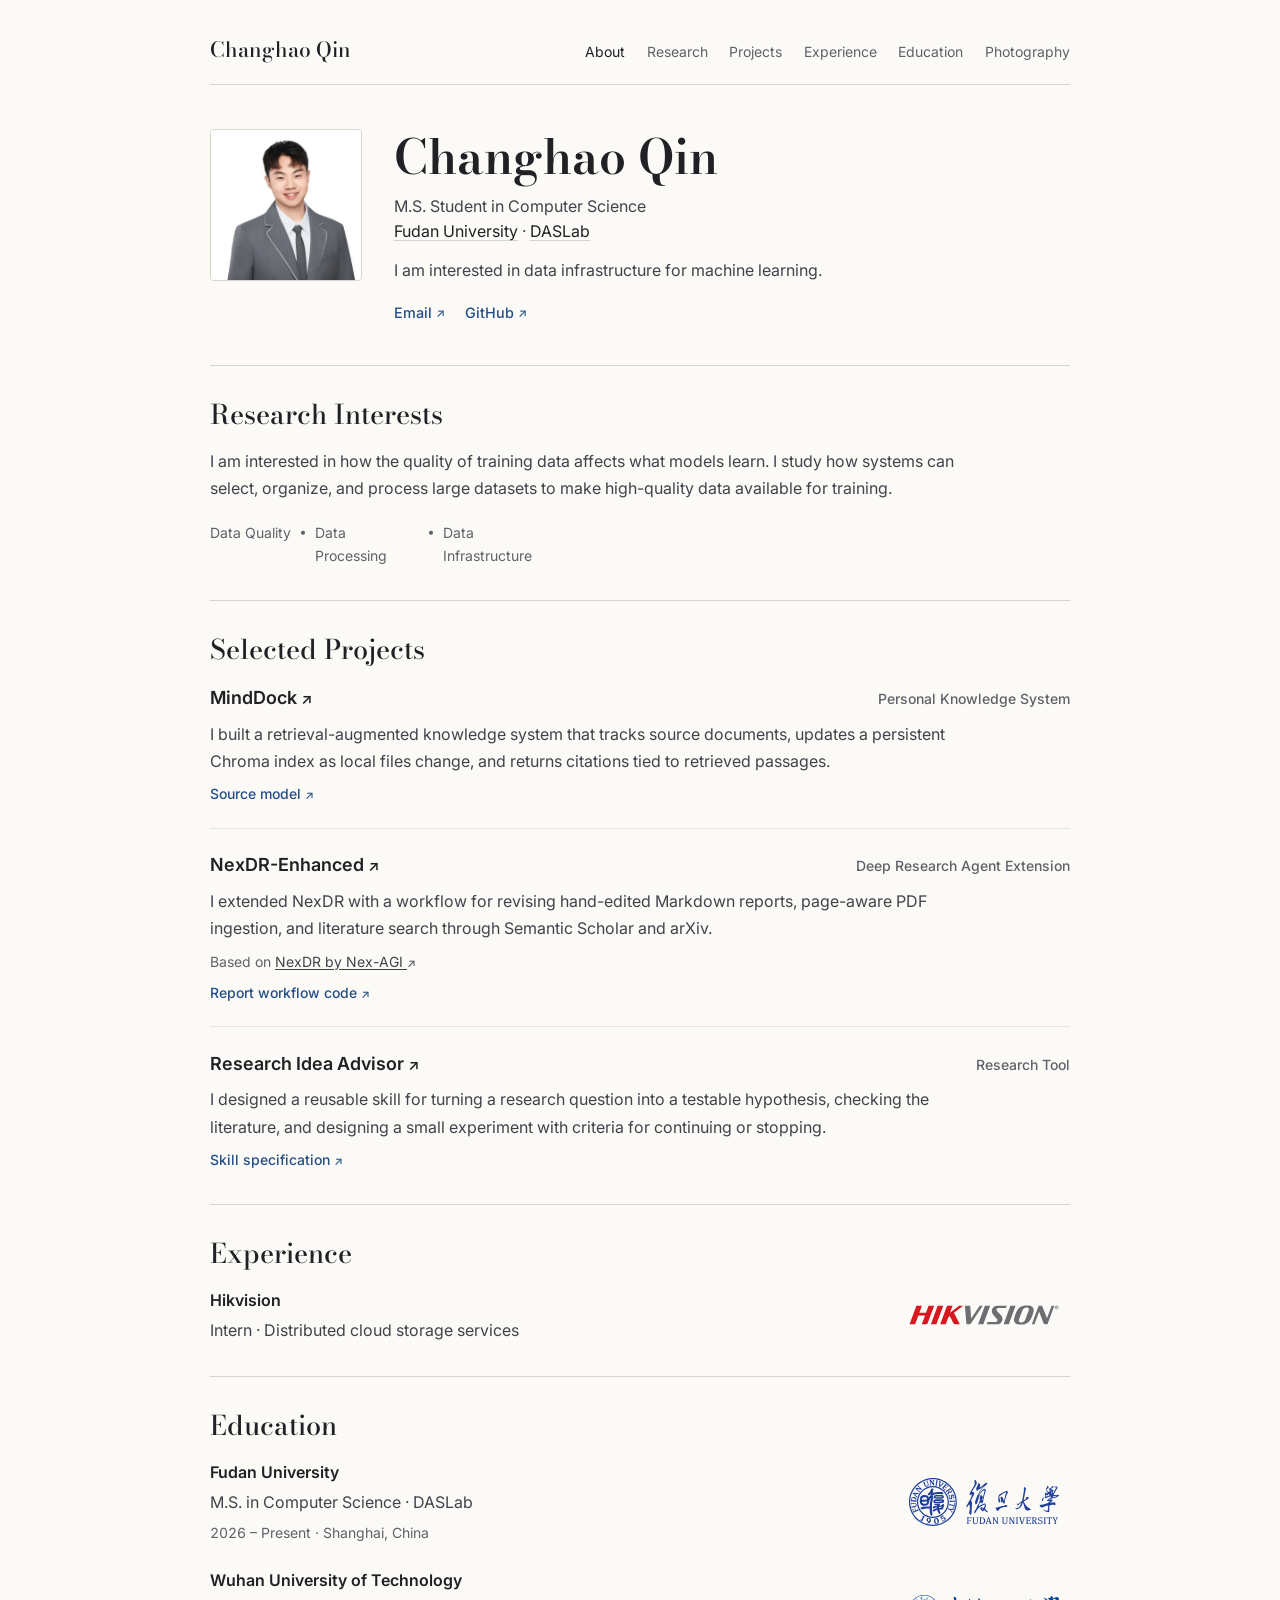
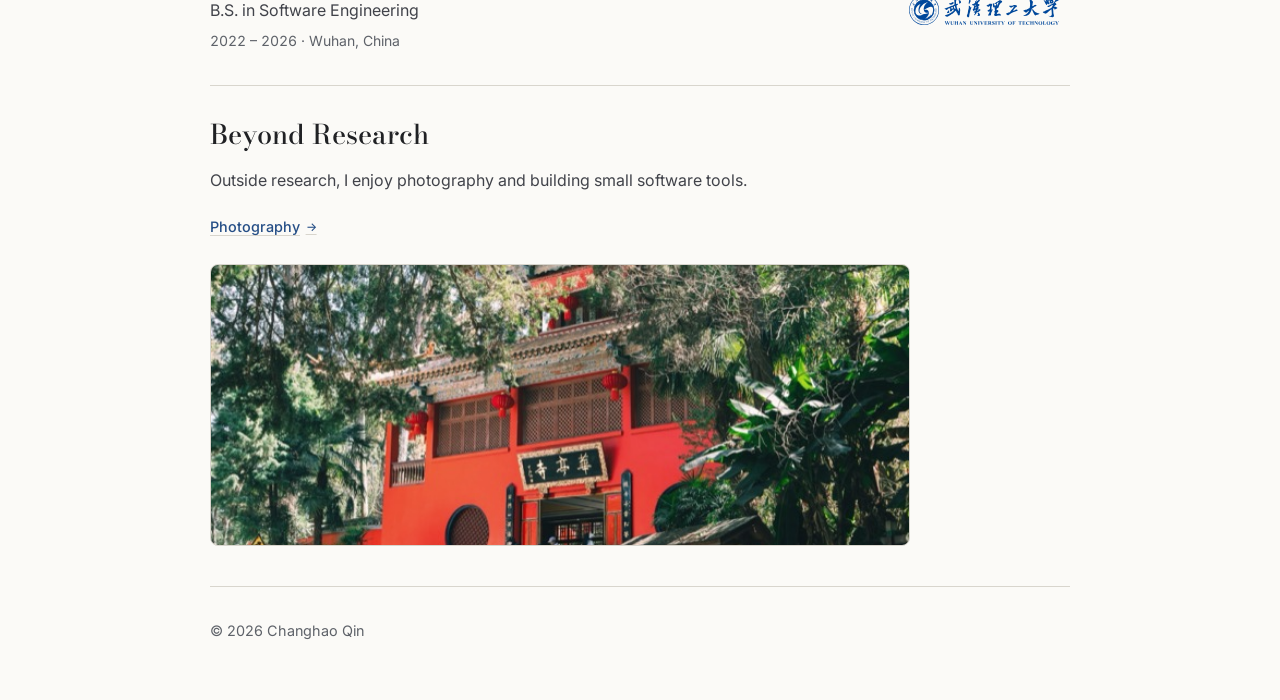
<file: index.html>
<!DOCTYPE html>
<html lang="en">
<head>
    <meta charset="UTF-8">
    <meta name="viewport" content="width=device-width, initial-scale=1.0">
    <title>Changhao Qin | Fudan University</title>
    <meta name="description" content="Changhao Qin is an M.S. student at Fudan University and DASLab interested in database systems and data infrastructure for AI workloads.">
    <meta name="color-scheme" content="light dark">
    <meta name="theme-color" content="#fbfaf7" media="(prefers-color-scheme: light)">
    <meta name="theme-color" content="#17191e" media="(prefers-color-scheme: dark)">
    <meta property="og:title" content="Changhao Qin | Fudan University">
    <meta property="og:description" content="Changhao Qin is an M.S. student at Fudan University and DASLab interested in database systems and data infrastructure for AI workloads.">
    <meta property="og:type" content="website">
    <meta property="og:url" content="https://charmcheen.github.io/">
    <meta property="og:image" content="https://charmcheen.github.io/picture/og-image.jpg">
    <meta name="twitter:card" content="summary_large_image">
    <meta name="twitter:title" content="Changhao Qin | Fudan University">
    <meta name="twitter:description" content="Changhao Qin is an M.S. student at Fudan University and DASLab interested in database systems and data infrastructure for AI workloads.">
    <meta name="twitter:image" content="https://charmcheen.github.io/picture/og-image.jpg">
    <link rel="canonical" href="https://charmcheen.github.io/">
    <link rel="icon" href="favicon.svg" type="image/svg+xml">
    <link rel="preload" as="image" href="picture/mainphoto-336.webp" type="image/webp">
    <link rel="preconnect" href="https://fonts.googleapis.com">
    <link rel="preconnect" href="https://fonts.gstatic.com" crossorigin>
    <link rel="stylesheet" href="https://fonts.googleapis.com/css2?family=Bodoni+Moda:opsz,wght@6..96,400..600&amp;family=Inter:wght@400..600&amp;display=swap">
    <link rel="stylesheet" href="style.css?v=20261126-1">
</head>
<body class="home-page" id="top">
    <a class="skip-link" href="#main-content">Skip to main content</a>

    <header class="site-header" aria-label="Site header">
        <a class="site-mark" href="#top" aria-label="Changhao Qin, back to top">
            <span>Changhao Qin</span>
        </a>
        <nav class="site-nav" aria-label="Main navigation">
            <a href="#about">About</a>
            <a href="#research">Research</a>
            <a href="#projects">Projects</a>
            <a href="#experience">Experience</a>
            <a href="#education">Education</a>
            <a href="photography.html">Photography</a>
        </nav>
    </header>

    <main id="main-content">
        <section class="hero" id="about" aria-labelledby="hero-name">
            <div class="hero-content">
                <figure class="hero-portrait">
                    <img src="picture/mainphoto-336.webp" alt="Portrait of Changhao Qin" width="152" height="152">
                </figure>
                <div class="hero-text">
                    <h1 id="hero-name" class="hero-name">Changhao Qin</h1>
                    <p class="hero-affiliation">
                        M.S. Student in Computer Science<br>
                        <a href="https://www.fudan.edu.cn/en/" target="_blank" rel="noopener noreferrer">Fudan University</a> · <a href="https://daslab.fudan.edu.cn/" target="_blank" rel="noopener noreferrer">DASLab</a>
                    </p>
                    <p class="hero-statement">
                        I am interested in data infrastructure for machine learning.
                    </p>
                    <div class="hero-links" aria-label="Profile and contact links">
                        <a href="mailto:chqin26@m.fudan.edu.cn">Email <span class="link-arrow" aria-hidden="true">↗</span></a>
                        <a href="https://github.com/CharmCheen" target="_blank" rel="noopener noreferrer">GitHub <span class="link-arrow" aria-hidden="true">↗</span></a>
                    </div>
                </div>
            </div>
        </section>

        <section class="page-section" id="research" aria-labelledby="research-title">
            <h2 id="research-title" class="section-title">Research Interests</h2>
            <div class="section-body">
                <p>
                    I am interested in how the quality of training data affects what models learn. I study how systems can select, organize, and process large datasets to make high-quality data available for training.
                </p>
                <ul class="research-interests" role="list">
                    <li>Data Quality</li>
                    <li>Data Processing</li>
                    <li>Data Infrastructure</li>
                </ul>
            </div>
        </section>

        <section class="page-section" id="projects" aria-labelledby="projects-title">
            <h2 id="projects-title" class="section-title">Selected Projects</h2>
            <div class="projects-list">
                <!-- Project 1: MindDock -->
                <article class="project-item">
                    <div class="project-header">
                        <h3 class="project-title">
                            <a href="https://github.com/CharmCheen/minddock" target="_blank" rel="noopener noreferrer">MindDock <span class="link-arrow" aria-hidden="true">↗</span></a>
                        </h3>
                        <span class="project-category">Personal Knowledge System</span>
                    </div>
                    <p class="project-desc">
                        I built a retrieval-augmented knowledge system that tracks source documents, updates a persistent Chroma index as local files change, and returns citations tied to retrieved passages.
                    </p>
                    <p class="project-evidence"><a href="https://github.com/CharmCheen/minddock/blob/master/docs/SOURCE_MODEL.md" target="_blank" rel="noopener noreferrer">Source model <span class="link-arrow" aria-hidden="true">↗</span></a></p>
                </article>

                <!-- Project 2: NexDR-Enhanced -->
                <article class="project-item">
                    <div class="project-header">
                        <h3 class="project-title">
                            <a href="https://github.com/CharmCheen/NexDR-Enhanced" target="_blank" rel="noopener noreferrer">NexDR-Enhanced <span class="link-arrow" aria-hidden="true">↗</span></a>
                        </h3>
                        <span class="project-category">Deep Research Agent Extension</span>
                    </div>
                    <p class="project-desc">
                        I extended NexDR with a workflow for revising hand-edited Markdown reports, page-aware PDF ingestion, and literature search through Semantic Scholar and arXiv.
                    </p>
                    <p class="project-attribution">
                        Based on <a href="https://www.sii.edu.cn/2025/1120/c27a605/page.htm" target="_blank" rel="noopener noreferrer">NexDR by Nex-AGI <span class="link-arrow" aria-hidden="true">↗</span></a>
                    </p>
                    <p class="project-evidence"><a href="https://github.com/CharmCheen/NexDR-Enhanced/blob/main/quick_start.py" target="_blank" rel="noopener noreferrer">Report workflow code <span class="link-arrow" aria-hidden="true">↗</span></a></p>
                </article>

                <!-- Project 3: Research Idea Advisor -->
                <article class="project-item">
                    <div class="project-header">
                        <h3 class="project-title">
                            <a href="https://github.com/CharmCheen/research-idea-advisor" target="_blank" rel="noopener noreferrer">Research Idea Advisor <span class="link-arrow" aria-hidden="true">↗</span></a>
                        </h3>
                        <span class="project-category">Research Tool</span>
                    </div>
                    <p class="project-desc">
                        I designed a reusable skill for turning a research question into a testable hypothesis, checking the literature, and designing a small experiment with criteria for continuing or stopping.
                    </p>
                    <p class="project-evidence"><a href="https://github.com/CharmCheen/research-idea-advisor/blob/main/SKILL.md" target="_blank" rel="noopener noreferrer">Skill specification <span class="link-arrow" aria-hidden="true">↗</span></a></p>
                </article>
            </div>
        </section>

        <section class="page-section" id="experience" aria-labelledby="experience-title">
            <h2 id="experience-title" class="section-title">Experience</h2>
            <div class="experience-item">
                <div class="edu-main">
                    <h3 class="edu-institution">Hikvision</h3>
                    <p class="edu-degree">Intern · Distributed cloud storage services</p>
                </div>
                <div class="edu-logo experience-logo">
                    <img src="picture/logos/hikvision.svg" alt="Hikvision logo" width="150" height="32" loading="lazy" decoding="async">
                </div>
            </div>
        </section>

        <section class="page-section" id="education" aria-labelledby="education-title">
            <h2 id="education-title" class="section-title">Education</h2>
            <div class="education-list">
                <div class="education-item">
                    <div class="edu-main">
                        <h3 class="edu-institution">Fudan University</h3>
                        <p class="edu-degree">M.S. in Computer Science · DASLab</p>
                        <p class="edu-meta">
                            <span class="edu-date">2026 – Present</span> <span aria-hidden="true">·</span> Shanghai, China
                        </p>
                    </div>
                    <div class="edu-logo">
                        <img class="fudan-logo" src="picture/logos/fudan-lockup.svg" alt="Fudan University logo with Chinese and English wordmarks" width="150" height="48" decoding="async">
                    </div>
                </div>
                <div class="education-item">
                    <div class="edu-main">
                        <h3 class="edu-institution"><a href="https://www.whut.edu.cn/" target="_blank" rel="noopener noreferrer">Wuhan University of Technology</a></h3>
                        <p class="edu-degree">B.S. in Software Engineering</p>
                        <p class="edu-meta">
                            <span class="edu-date">2022 – 2026</span> <span aria-hidden="true">·</span> Wuhan, China
                        </p>
                    </div>
                    <div class="edu-logo">
                        <img class="whut-logo" src="picture/logos/whut-lockup.svg" alt="Wuhan University of Technology logo" width="164" height="33" loading="lazy" decoding="async">
                    </div>
                </div>
            </div>
        </section>

        <section class="page-section" id="beyond" aria-labelledby="beyond-title">
            <h2 id="beyond-title" class="section-title">Beyond Research</h2>
            <div class="section-body">
                <p>
                    Outside research, I enjoy photography and building small software tools.
                </p>
                <p class="beyond-link-wrap">
                    <a class="text-link" href="photography.html">Photography <span class="link-arrow" aria-hidden="true">→</span></a>
                </p>
                <figure class="beyond-photo">
                    <a href="photography.html" aria-label="Open photography journal">
                        <img src="picture/home-preview-1.jpg" alt="Photograph by Changhao Qin" width="640" height="426" loading="lazy" decoding="async">
                    </a>
                </figure>
            </div>
        </section>
    </main>

    <footer class="site-footer">
        <p>© <span id="year">2026</span> Changhao Qin</p>
    </footer>

    <script src="script.js"></script>
</body>
</html>
</file>
<file: style.css>
:root {
    /* Shared by existing photography page */
    --color-accent: #5b8def;
    --color-accent-light: #9fc2ff;
    --color-accent-dark: #3a6fd6;
    --shadow-md: 0 4px 16px rgba(0, 0, 0, 0.2);
    --shadow-xl: 0 16px 48px rgba(0, 0, 0, 0.4);
    --shadow-glow: 0 0 24px rgba(91, 141, 239, 0.14);
}

.home-page {
    --bg: #fbfaf7;
    --surface-muted: #f1efe9;
    --text: #202124;
    --text-soft: #41434a;
    --muted: #5e6269;
    --border: #d8d5cd;
    --border-subtle: #e8e5dc;
    --accent: #254e86;
    --accent-hover: #163664;

    --font-display: "Bodoni Moda", Didot, Georgia, serif;
    --font-sans: "Inter", -apple-system, BlinkMacSystemFont, "Segoe UI", sans-serif;
    --logo-background: transparent;
    color-scheme: light;
}

@media (prefers-color-scheme: dark) {
    .home-page {
        --bg: #17191e;
        --surface-muted: #23262d;
        --text: #f1eee7;
        --text-soft: #d0d1d5;
        --muted: #a8adb7;
        --border: #454951;
        --border-subtle: #363a42;
        --accent: #a4c3f3;
        --accent-hover: #d1e2ff;
        --logo-background: #efede7;
        color-scheme: dark;
    }
}

.home-page,
.home-page *,
.home-page *::before,
.home-page *::after {
    box-sizing: border-box;
}

html {
    scroll-behavior: smooth;
}

body.home-page {
    margin: 0;
    min-height: 100vh;
    background-color: var(--bg);
    color: var(--text);
    font-family: var(--font-sans);
    font-size: 1rem;
    line-height: 1.7;
    -webkit-font-smoothing: antialiased;
    text-rendering: optimizeLegibility;
}

.home-page a {
    color: inherit;
    text-decoration: none;
    transition: color 150ms ease, text-decoration-color 150ms ease;
}

.home-page a:focus-visible,
.home-page button:focus-visible {
    outline: 2px solid var(--accent);
    outline-offset: 3px;
    border-radius: 3px;
}

.skip-link {
    position: fixed;
    top: 0.75rem;
    left: 0.75rem;
    z-index: 100;
    padding: 0.5rem 0.85rem;
    background: var(--text);
    color: var(--bg) !important;
    font-size: 0.9375rem;
    border-radius: 4px;
    transform: translateY(-150%);
    transition: transform 160ms ease;
}

.skip-link:focus {
    transform: translateY(0);
}

.site-header,
.home-page main,
.site-footer {
    width: min(100% - 3rem, 860px);
    margin-inline: auto;
}

.home-page .site-mark,
.home-page .hero-name,
.home-page .section-title {
    font-family: var(--font-display);
    letter-spacing: 0;
}

.research-interests {
    display: flex;
    flex-wrap: wrap;
    gap: 0.25rem 0.65rem;
    margin: 0;
    padding: 0;
    list-style: none;
    color: var(--muted);
    font-size: 0.875rem;
}

.research-interests li {
    display: flex;
    align-items: baseline;
    gap: 0.65rem;
}

.research-interests li + li::before {
    content: "";
    flex: 0 0 0.22rem;
    height: 0.22rem;
    border-radius: 50%;
    background: currentColor;
    transform: translateY(-0.24em);
}

/* Header & Navigation */
.site-header {
    padding-block: 2rem 1rem;
    border-bottom: 1px solid var(--border);
    display: flex;
    align-items: baseline;
    justify-content: space-between;
    gap: 1.5rem;
}

.site-mark {
    font-size: 1.3125rem;
    font-weight: 500;
    color: var(--text);
}

.site-nav {
    display: flex;
    align-items: center;
    flex-wrap: wrap;
    gap: 1.35rem;
    font-size: 0.875rem;
    color: var(--muted);
}

.site-nav a {
    color: var(--muted);
    padding-block: 0.2rem;
}

.site-nav a:hover,
.site-nav a[aria-current="true"] {
    color: var(--text);
}

/* Hero Section */
.hero {
    padding-block: 2.75rem 2.5rem;
}

.hero-content {
    display: flex;
    align-items: flex-start;
    gap: 2rem;
}

.hero-text {
    flex: 1 1 auto;
    max-width: 650px;
}

.hero-name {
    font-size: clamp(2.25rem, 5.5vw, 3rem);
    font-weight: 600;
    font-variation-settings: "opsz" 16;
    line-height: 1.15;
    margin: 0 0 0.65rem;
    color: var(--text);
}

.hero-affiliation {
    font-size: 1rem;
    color: var(--text-soft);
    line-height: 1.55;
    margin: 0 0 0.85rem;
}

.hero-affiliation a {
    color: var(--text);
    text-decoration: underline;
    text-underline-offset: 3px;
    text-decoration-color: var(--border);
}

.hero-affiliation a:hover {
    text-decoration-color: var(--accent);
    color: var(--accent);
}

.hero-statement {
    color: var(--text-soft);
    margin: 0 0 1rem;
}

.hero-links {
    display: flex;
    flex-wrap: wrap;
    align-items: center;
    gap: 1.25rem;
    font-size: 0.9rem;
    font-weight: 500;
}

.hero-links a {
    color: var(--accent);
    display: inline-flex;
    align-items: center;
    gap: 0.25rem;
}

.hero-links a:hover {
    color: var(--accent-hover);
}

.link-arrow {
    display: inline-block;
    font-size: 0.82em;
    transition: transform 150ms ease;
}

a:hover .link-arrow {
    transform: translate(1px, -1px);
}

.hero-portrait {
    margin: 0;
    flex: 0 0 auto;
}

.hero-portrait img {
    width: 152px;
    height: 152px;
    display: block;
    object-fit: cover;
    object-position: center top;
    border-radius: 4px;
    border: 1px solid var(--border);
}

/* Sections */
.page-section {
    padding-block: 2rem;
    border-top: 1px solid var(--border);
    scroll-margin-top: 2rem;
}

.home-page .section-title {
    font-size: 1.6875rem;
    font-weight: 500;
    font-variation-settings: "opsz" 14;
    line-height: 1.25;
    margin: 0 0 1rem;
    color: var(--text);
}

.section-body p {
    margin: 0 0 1.15rem;
    color: var(--text-soft);
    max-width: 76ch;
}

.section-body p:last-child {
    margin-bottom: 0;
}

.section-body a {
    color: var(--text);
    text-decoration: underline;
    text-underline-offset: 3px;
    text-decoration-color: var(--border);
}

.section-body a:hover {
    color: var(--accent);
    text-decoration-color: var(--accent);
}

/* Projects List */
.projects-list {
    display: flex;
    flex-direction: column;
    gap: 1.35rem;
}

.project-item {
    padding-bottom: 1.35rem;
    border-bottom: 1px solid var(--border-subtle);
}

.project-item:last-child {
    border-bottom: none;
    padding-bottom: 0;
}

.project-header {
    display: flex;
    justify-content: space-between;
    align-items: baseline;
    gap: 1rem;
    margin-bottom: 0.45rem;
}

.project-title {
    font-size: 1.125rem;
    font-weight: 600;
    margin: 0;
    color: var(--text);
}

.project-title a:hover {
    color: var(--accent);
}

.project-category {
    font-size: 0.875rem;
    color: var(--muted);
    font-weight: 500;
    white-space: nowrap;
}

.project-desc {
    color: var(--text-soft);
    margin: 0;
    max-width: 76ch;
}

.project-attribution {
    font-size: 0.875rem;
    color: var(--muted);
    margin: 0.45rem 0 0;
}

.project-attribution a {
    color: var(--text-soft);
    text-decoration: underline;
    text-underline-offset: 2px;
}

.project-attribution a:hover {
    color: var(--accent);
}

.project-evidence {
    margin: 0.45rem 0 0;
    font-size: 0.875rem;
}

.project-evidence a {
    color: var(--accent);
    font-weight: 500;
}

.project-evidence a:hover {
    color: var(--accent-hover);
}

/* Experience and education */
.education-list {
    display: flex;
    flex-direction: column;
    gap: 1.35rem;
}

.education-item,
.experience-item {
    display: flex;
    justify-content: space-between;
    align-items: center;
    gap: 1.5rem;
}

.edu-main {
    flex: 1 1 auto;
}

.edu-institution {
    font-size: 1rem;
    font-weight: 600;
    margin: 0;
    color: var(--text);
}

.edu-degree {
    font-size: 1rem;
    color: var(--text-soft);
    margin: 0.2rem 0 0;
}

.edu-meta {
    margin: 0.3rem 0 0;
    color: var(--muted);
    font-size: 0.875rem;
}

.edu-date {
    font-variant-numeric: tabular-nums;
}

.edu-logo {
    flex: 0 0 172px;
    display: flex;
    align-items: center;
    justify-content: center;
    min-height: 56px;
    padding: 0;
    border-radius: 4px;
    background: var(--logo-background);
}

.edu-logo img {
    display: block;
    max-width: 150px;
    max-height: 40px;
    width: auto;
    height: auto;
    object-fit: contain;
}

.edu-logo .fudan-logo {
    width: 150px;
    max-width: 150px;
    height: auto;
    max-height: 60px;
}

.edu-logo .whut-logo {
    max-width: 150px;
    max-height: 33px;
}

.experience-logo img {
    max-width: 150px;
    max-height: 32px;
}

/* Beyond Research */
.beyond-link-wrap {
    margin: 0.65rem 0 0 !important;
}

.text-link {
    display: inline-flex;
    align-items: center;
    gap: 0.35rem;
    color: var(--accent) !important;
    font-size: 0.9rem;
    font-weight: 500;
}

.text-link:hover {
    color: var(--accent-hover) !important;
}

.beyond-photo {
    margin: 1.5rem 0 0;
    max-width: 70ch;
    overflow: hidden;
    border-radius: 8px;
    border: 1px solid var(--border);
    background: var(--surface-muted);
}

.beyond-photo img {
    width: 100%;
    height: clamp(220px, 30vw, 280px);
    object-fit: cover;
    object-position: center 48%;
    display: block;
    filter: saturate(0.88);
    transition: filter 250ms ease;
}

.beyond-photo:hover img {
    filter: saturate(1);
}

/* Footer */
.site-footer {
    padding-block: 2rem 3.5rem;
    margin-top: 0.5rem;
    border-top: 1px solid var(--border);
    color: var(--muted);
    font-size: 0.9rem;
}

.site-footer p {
    margin: 0;
}

/* Responsive Media Queries */
@media (max-width: 720px) {
    .site-header,
    .home-page main,
    .site-footer {
        width: calc(100% - 2rem);
    }

    .site-header {
        flex-direction: column;
        align-items: flex-start;
        gap: 0.75rem;
        padding-block: 1.5rem 1rem;
    }

    .site-nav {
        gap: 0 1.1rem;
    }

    .site-nav a {
        padding-block: 0.55rem;
    }

    .hero {
        padding-block: 1.25rem 2.25rem;
    }

    .hero-content {
        gap: 1.25rem;
    }

    .hero-portrait img {
        width: 96px;
        height: 96px;
    }

    .project-header {
        flex-direction: column;
        gap: 0.15rem;
    }

    .education-item,
    .experience-item {
        align-items: flex-start;
        flex-direction: column;
        gap: 0.65rem;
    }

    .edu-logo {
        flex: 0 0 auto;
        width: 130px;
        max-width: 100%;
        min-height: 0;
        padding: 0.35rem 0.45rem;
    }

    .home-page .edu-logo img {
        width: 100%;
        max-height: 32px;
    }
}

@media (max-width: 480px) {
    .site-nav {
        display: grid;
        grid-template-columns: repeat(3, max-content);
    }
}

@media (max-width: 400px) {
    .hero-content {
        gap: 0.75rem;
    }

    .hero-name {
        font-size: 2rem;
    }

    .hero-portrait img {
        width: 72px;
        height: 72px;
    }
}

@media (max-width: 360px) {
    .hero-portrait img {
        width: 64px;
        height: 64px;
    }
}

@media print {
    .home-page {
        --bg: #ffffff;
        --text: #202124;
        --text-soft: #41434a;
        --muted: #5e6269;
        --border: #d8d5cd;
        --border-subtle: #e8e5dc;
        --surface-muted: #f1efe9;
        --accent: #254e86;
        --logo-background: transparent;
        color-scheme: light;
    }

    .site-header,
    .hero-links,
    .beyond-photo,
    .site-footer {
        display: none;
    }

    .hero,
    .page-section {
        padding-block: 1.5rem 0;
    }
}

@media (prefers-reduced-motion: reduce) {
    *,
    *::before,
    *::after {
        scroll-behavior: auto !important;
        animation-duration: 0.01ms !important;
        animation-iteration-count: 1 !important;
        transition-duration: 0.01ms !important;
    }
}

/* =========================================================
   Existing photography page compatibility styles
   ========================================================= */
.accent-dot { color: var(--color-accent); }
.accent-button {
    color: #dbe8ff;
    border: 1px solid rgba(91, 141, 239, 0.28);
    background: rgba(91, 141, 239, 0.1);
}

@keyframes page-fade-in {
    from { opacity: 1; }
    to { opacity: 0; }
}

.page-transition-overlay {
    position: fixed;
    inset: 0;
    z-index: 99999;
    pointer-events: none;
    background: #050505;
    opacity: 0;
    transition: opacity 0.4s ease;
}

.page-transition-overlay.is-leaving { opacity: 1; }
.page-transition-overlay.is-entering {
    opacity: 1;
    animation: page-fade-in 0.5s ease 0.1s forwards;
}

.photo-item {
    position: relative;
    overflow: hidden;
    background: rgba(255, 255, 255, 0.03);
    border: 1px solid rgba(255, 255, 255, 0.06);
    border-radius: 12px;
    box-shadow: var(--shadow-md);
    cursor: zoom-in;
    transition: transform 0.4s cubic-bezier(0.16, 1, 0.3, 1), box-shadow 0.4s ease, border-color 0.4s ease;
}

.photo-item::after {
    content: "";
    position: absolute;
    inset: 0;
    pointer-events: none;
    background: rgba(255, 255, 255, 0.04);
    opacity: 0;
    transition: opacity 0.3s ease;
}

.photo-item:hover {
    z-index: 10;
    border-color: rgba(91, 141, 239, 0.34);
    box-shadow: var(--shadow-xl), var(--shadow-glow);
    transform: translateY(-4px) scale(1.02);
}

.photo-item:hover::after { opacity: 1; }

.photo-item:focus-visible {
    outline: 2px solid var(--color-accent-light);
    outline-offset: 4px;
}

.photo-hero {
    min-height: clamp(390px, 62vh, 620px);
    position: relative;
    isolation: isolate;
    overflow: hidden;
    border: 1px solid rgba(255, 255, 255, 0.08);
    border-radius: 22px;
    box-shadow: 0 22px 70px rgba(0, 0, 0, 0.42);
}

.photo-hero::before {
    content: "";
    position: absolute;
    inset: 0;
    z-index: -1;
    background:
        linear-gradient(90deg, rgba(5, 5, 5, 0.78) 0%, rgba(5, 5, 5, 0.36) 44%, rgba(5, 5, 5, 0.05) 100%),
        linear-gradient(0deg, rgba(5, 5, 5, 0.72) 0%, rgba(5, 5, 5, 0.04) 52%, rgba(5, 5, 5, 0.24) 100%);
}

.photo-hero img {
    position: absolute;
    inset: 0;
    z-index: -2;
    width: 100%;
    height: 100%;
    object-fit: cover;
    object-position: center 46%;
    filter: saturate(1.05) contrast(1.02);
}

.photo-hero-copy { text-shadow: 0 2px 22px rgba(0, 0, 0, 0.72); }
.photo-hero-kicker {
    color: var(--color-accent-light) !important;
    letter-spacing: 0.16em;
    text-transform: uppercase;
}

.gallery-loader-button {
    border: 1px solid rgba(91, 141, 239, 0.22) !important;
    border-radius: 18px;
    background: rgba(91, 141, 239, 0.06) !important;
    cursor: pointer;
    transition: background 0.25s ease, border-color 0.25s ease, color 0.25s ease, transform 0.25s ease;
}

.gallery-loader-button:hover,
.gallery-loader-button:focus-visible {
    background: rgba(91, 141, 239, 0.12) !important;
    border-color: rgba(91, 141, 239, 0.42) !important;
    color: #eef4ff;
    transform: translateY(-2px);
}

.gallery-loader-icon {
    width: 2rem;
    height: 2rem;
    position: relative;
    border: 1px solid rgba(159, 194, 255, 0.26);
    border-radius: 0.7rem;
    background: linear-gradient(135deg, rgba(159, 194, 255, 0.16), rgba(255, 255, 255, 0.03));
}

.gallery-loader-icon::before,
.gallery-loader-icon::after {
    content: "";
    position: absolute;
    inset: 0.55rem;
    border: 1.5px solid rgba(159, 194, 255, 0.82);
    border-radius: 999px;
}

.gallery-loader-icon::after {
    inset: 0.78rem;
    border-color: rgba(240, 179, 106, 0.74);
}

.gallery-loader-icon.is-spinning { animation: loader-rotate 1.1s linear infinite; }
@keyframes loader-rotate { to { transform: rotate(360deg); } }

.zoom-icon-stack { display: grid; place-items: center; }
.zoom-icon-stack svg { grid-area: 1 / 1; }
.zoom-out-icon,
#lightbox-zoom.is-zoomed .zoom-in-icon { display: none; }
#lightbox-zoom.is-zoomed .zoom-out-icon { display: block; }
#lightbox { z-index: 9999; }

@media (max-width: 640px) {
    .photo-hero {
        min-height: 500px;
        border-radius: 18px;
    }

    .photo-hero::before {
        background: linear-gradient(0deg, rgba(5, 5, 5, 0.86) 0%, rgba(5, 5, 5, 0.5) 42%, rgba(5, 5, 5, 0.18) 72%, rgba(5, 5, 5, 0.38) 100%);
    }

    .photo-hero img { object-position: 48% center; }
}
</file>
